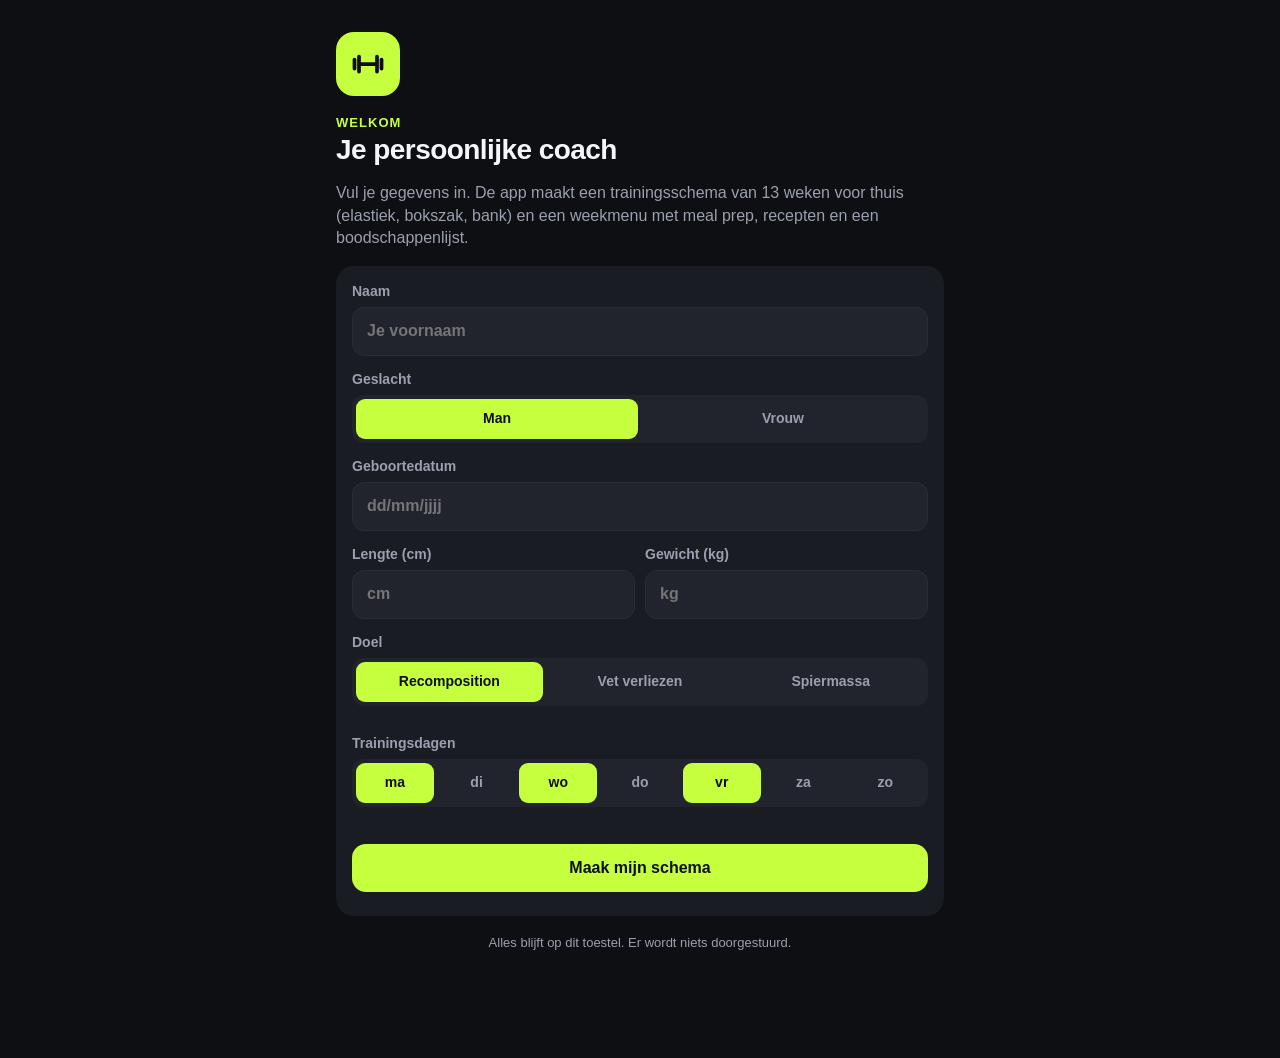
<file: index.html>
<!doctype html>
<html lang="nl-BE">
<head>
  <meta charset="utf-8">
  <meta name="viewport" content="width=device-width, initial-scale=1, viewport-fit=cover">
  <title>Sport</title>
  <meta name="description" content="Persoonlijk eetschema met meal prep, recepten en boodschappenlijst.">
  <meta name="theme-color" content="#0E0F13">
  <meta name="apple-mobile-web-app-capable" content="yes">
  <meta name="mobile-web-app-capable" content="yes">
  <meta name="apple-mobile-web-app-status-bar-style" content="black-translucent">
  <meta name="apple-mobile-web-app-title" content="Sport">
  <link rel="apple-touch-icon" href="icons/icon-180.png">
  <link rel="icon" href="icons/icon-192.png">
  <link rel="manifest" href="manifest.webmanifest">
  <link rel="stylesheet" href="css/app.css">
</head>
<body>
  <main id="main"></main>
  <nav id="tabs" hidden></nav>
  <script type="module" src="js/app.js"></script>
</body>
</html>
</file>
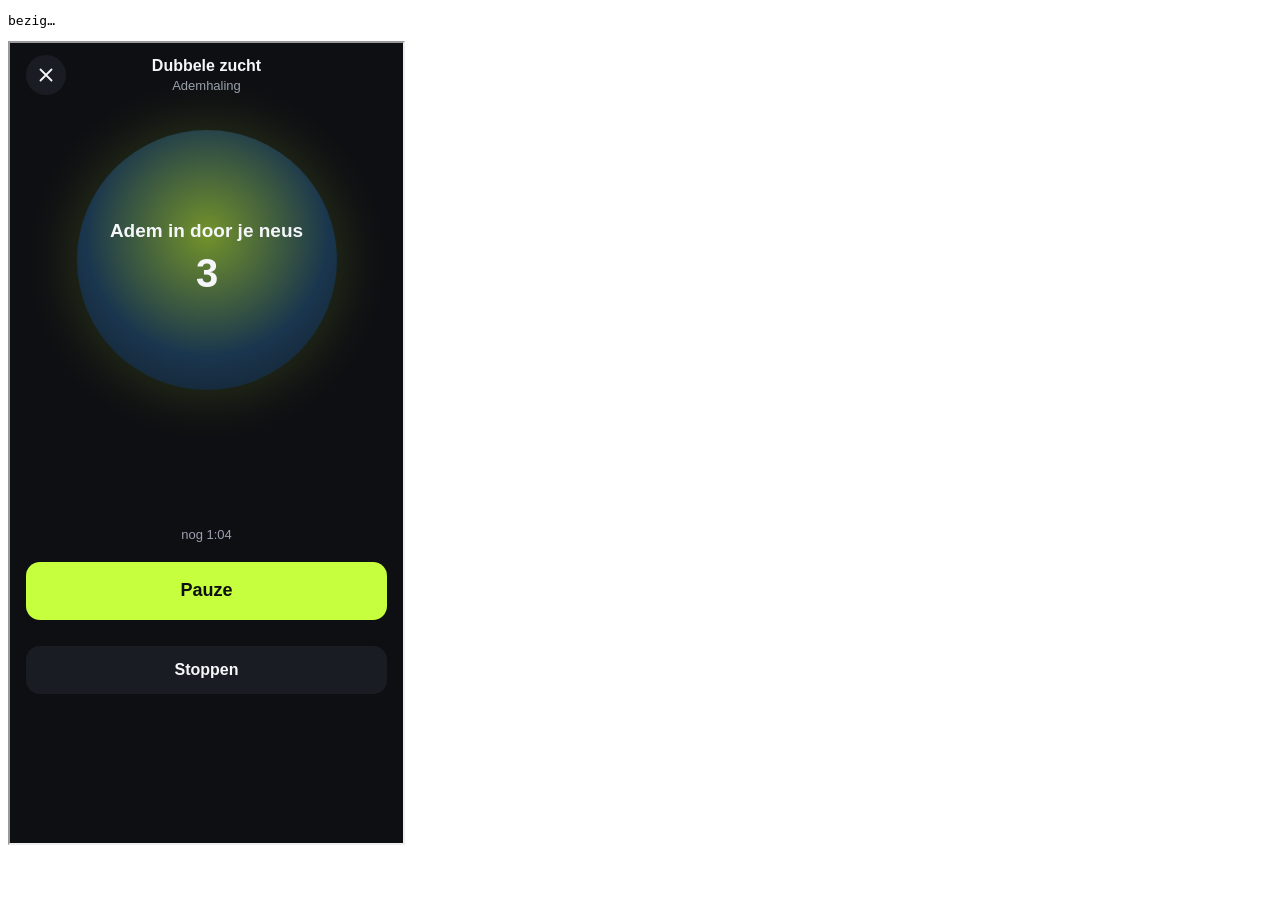
<file: tests/calm.html>
<!doctype html><meta charset="utf-8"><title>Rusttest</title>
<pre id="out">bezig…</pre>
<iframe id="f" style="width:393px;height:800px" src="../index.html?demo=1#/rust/zucht"></iframe>
<script>
// BUDGET=120000 bash run-tests.sh calm → dubbele zucht (1 min) afspelen met pauze, controleert fasen en einde.
const out = document.getElementById('out');
const f = document.getElementById('f');
const sleep = (ms) => new Promise((r) => setTimeout(r, ms));
f.onload = async () => {
  const doc = f.contentDocument;
  const btn = (t) => [...doc.querySelectorAll('button')].find((b) => b.textContent.trim() === t);
  const seen = new Set();
  try {
    await sleep(100);
    doc.querySelector('.quick button').click();   // 1 min
    btn('START').click();
    for (let i = 0; i < 400 && !doc.body.innerText.includes('Mooi zo'); i++) {
      await sleep(250);
      seen.add(doc.querySelector('.orb-text')?.textContent);
      if (i === 20) { btn('Pauze').click(); await sleep(3000); btn('Verder').click(); }
    }
    const done = doc.body.innerText.includes('Mooi zo') && doc.body.innerText.includes('1 min');
    out.textContent = (done && seen.size >= 4 ? 'CALM OK' : 'CALM MISLUKT') + ` · fasen: ${[...seen].join(' | ')}\n` + doc.body.innerText.slice(0, 200);
  } catch (e) { out.textContent = 'CALM MISLUKT: ' + e.message; }
};
</script>
</file>
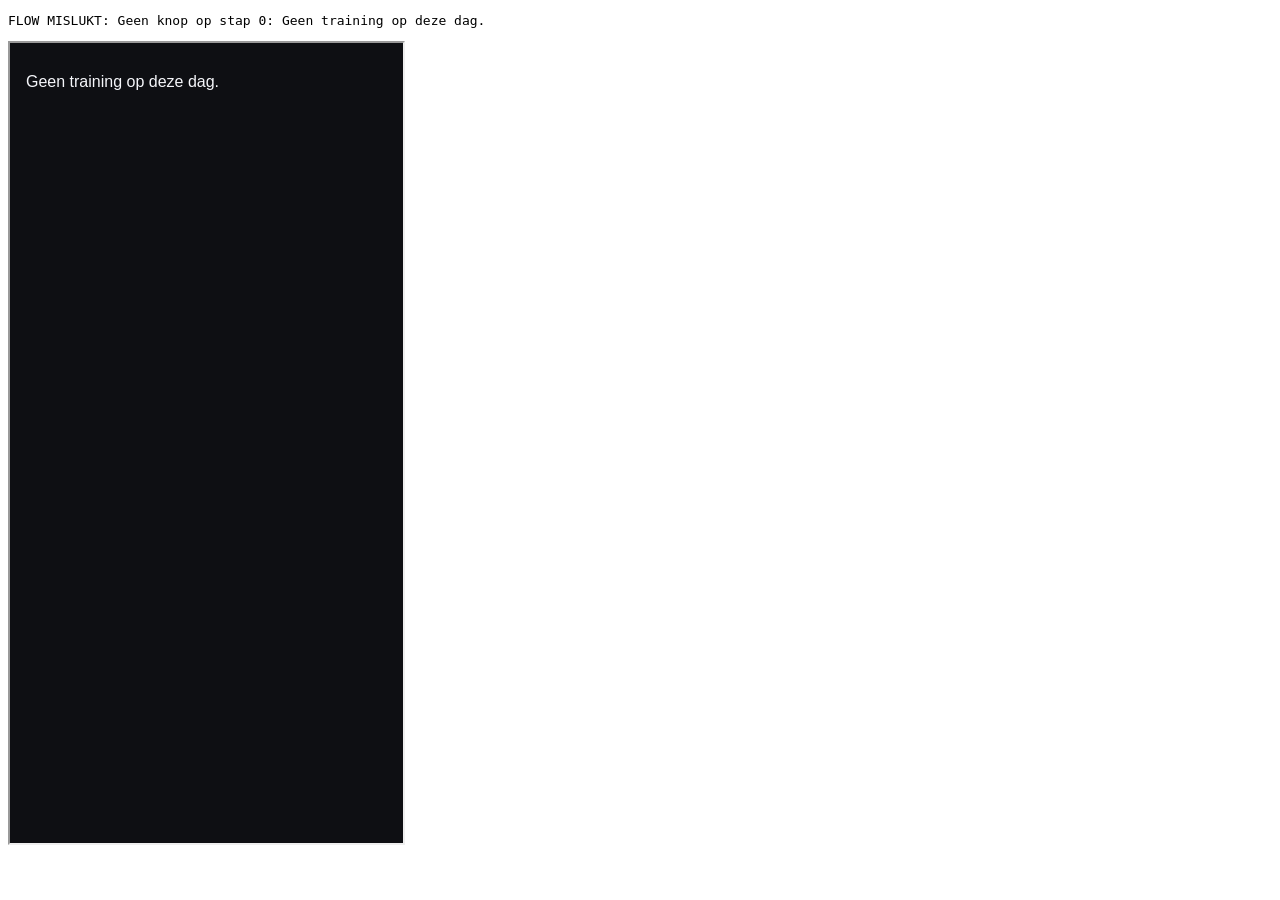
<file: tests/flow.html>
<!doctype html><meta charset="utf-8"><title>Doorlooptest</title>
<pre id="out">bezig…</pre>
<iframe id="f" style="width:393px;height:800px" src="../index.html?demo=1#/training/doe/2026-11-09"></iframe>
<script>
// Klikt een volledige training door in de uitvoermodus en controleert het resultaat.
const out = document.getElementById('out');
const f = document.getElementById('f');
const sleep = (ms) => new Promise((r) => setTimeout(r, ms));
f.onload = async () => {
  const doc = f.contentDocument;
  const log = [];
  try {
    for (let i = 0; i < 200; i++) {
      await sleep(30);
      const buttons = [...doc.querySelectorAll('button')];
      const by = (t) => buttons.find((b) => b.textContent.trim() === t);
      const save = by('OPSLAAN');
      if (save) { save.click(); break; }
      const b = by('SET KLAAR') || by('KLAAR') || by('Overslaan') || by('START') || by('Stop en bewaar rondes');
      if (!b) throw new Error('Geen knop op stap ' + i + ': ' + doc.body.innerText.slice(0, 200));
      log.push(b.textContent.trim());
      b.click();
    }
    await sleep(100);
    const text = doc.body.innerText;
    const okHash = f.contentWindow.location.hash.startsWith('#/training/klaar/');
    const sets = log.filter((x) => x === 'SET KLAAR').length;
    out.textContent = (okHash && text.includes('Opgeslagen') ? 'FLOW OK' : 'FLOW MISLUKT') +
      ` · ${sets} sets gelogd · ${log.length} klikken\n` + text.slice(0, 400);
  } catch (e) { out.textContent = 'FLOW MISLUKT: ' + e.message; }
};
</script>
</file>
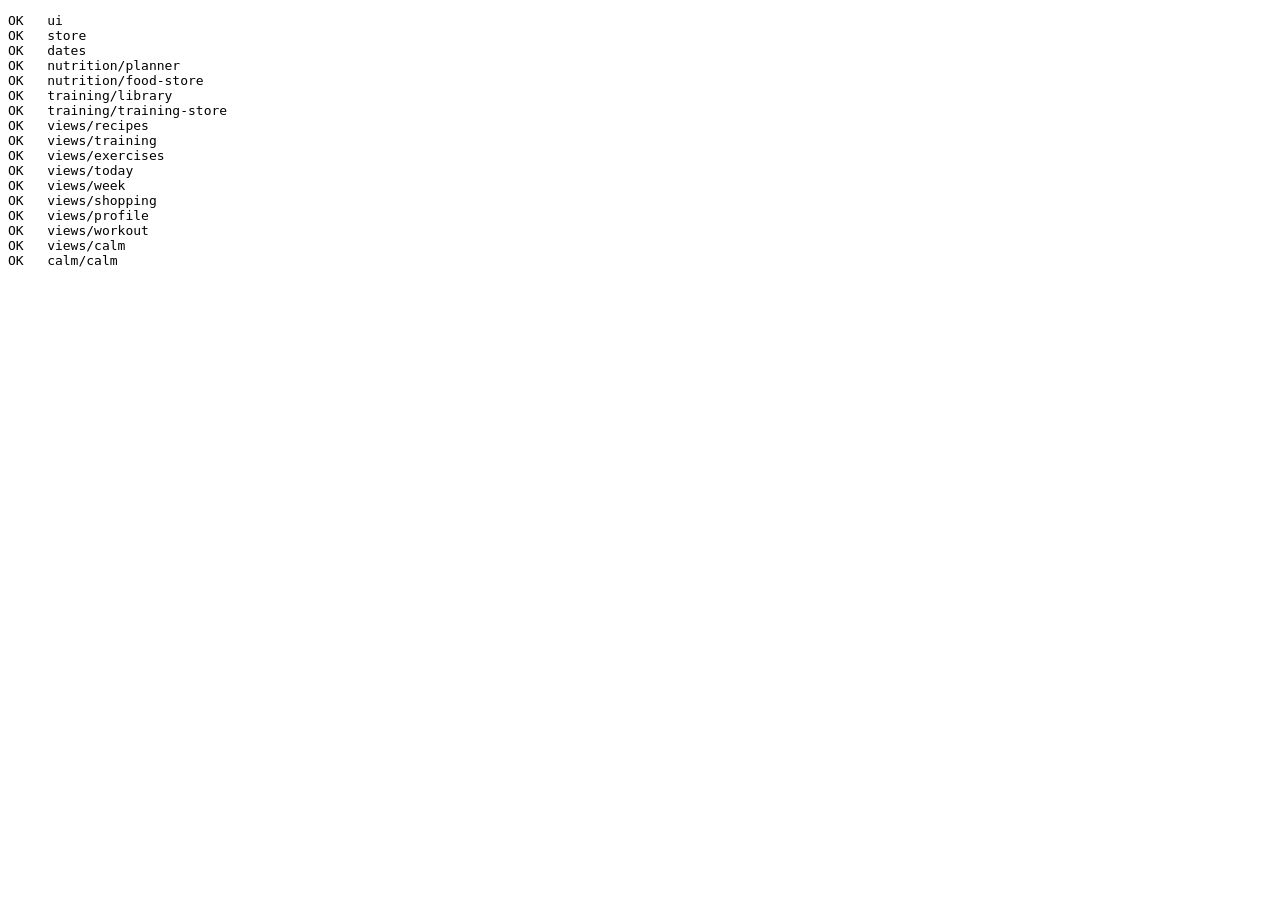
<file: tests/load.html>
<!doctype html><meta charset="utf-8"><title>Laadtest</title>
<pre id="out">bezig…</pre>
<script type="module">
// Laadt elke module apart en toont importfouten (handig na een refactor).
const files = ['ui', 'store', 'dates', 'nutrition/planner', 'nutrition/food-store', 'training/library', 'training/training-store',
  'views/recipes', 'views/training', 'views/exercises', 'views/today', 'views/week', 'views/shopping', 'views/profile', 'views/workout', 'views/calm', 'calm/calm'];
const out = [];
for (const f of files) {
  try { await import(`../js/${f}.js`); out.push(`OK   ${f}`); } catch (e) { out.push(`FAIL ${f}: ${e.message}`); }
}
document.getElementById('out').textContent = out.join('\n');
</script>
</file>
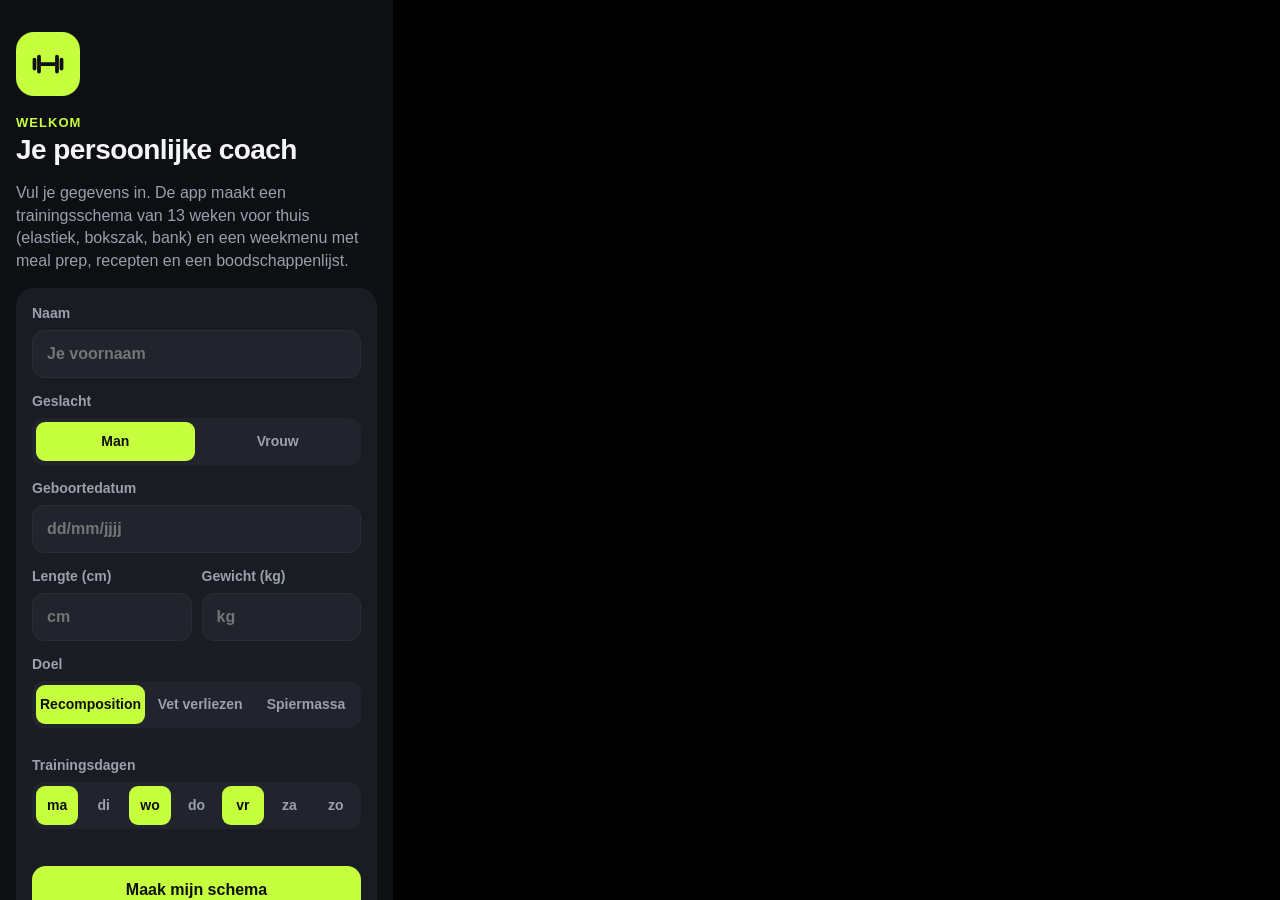
<file: tests/phone.html>
<!doctype html><meta charset="utf-8"><title>Telefoon</title>
<body style="margin:0;background:#000">
<!-- Toont de app op iPhone-breedte (393 px) voor schermafbeeldingen: tests/phone.html?demo=1#/week -->
<iframe id="f" style="width:393px;height:100vh;border:0;display:block"></iframe>
<script>document.getElementById('f').src = '../index.html' + location.search + location.hash;</script>
</body>
</file>
<file: css/app.css>
/* Sport – donker fitness-thema (zelfde kleuren als de desktopversie) */
:root {
  --bg: #0E0F13;
  --card: #1A1C23;
  --card-2: #21242D;
  --border: #2A2D36;
  --track: #2A2D36;
  --text: #F5F6FA;
  --muted: #9AA0AE;
  --accent: #C6FF3D;
  --accent-dark: #9BD10F;
  --on-accent: #0E0F13;
  --orange: #FF7A1A;
  --blue: #3DA9FF;
  --red: #FF4D5E;
  --radius: 18px;
  --tabbar: 64px;
  color-scheme: dark;
}

* { box-sizing: border-box; -webkit-tap-highlight-color: transparent; }

html, body {
  margin: 0;
  background: var(--bg);
  color: var(--text);
  font-family: -apple-system, BlinkMacSystemFont, "SF Pro Text", "Segoe UI", Roboto, Arial, sans-serif;
  font-size: 16px;
  line-height: 1.4;
  -webkit-text-size-adjust: 100%;
}

a { color: inherit; text-decoration: none; }
button { font: inherit; color: inherit; background: none; border: 0; padding: 0; cursor: pointer; }
input {
  font: inherit; color: var(--text); background: var(--card-2); border: 1px solid var(--border);
  border-radius: 12px; padding: 12px 14px; width: 100%; font-size: 16px; /* 16px: iOS zoomt niet in */
}
input:focus { outline: 2px solid var(--accent); outline-offset: -1px; }

main {
  max-width: 640px;
  margin: 0 auto;
  padding: calc(env(safe-area-inset-top) + 12px) 16px calc(var(--tabbar) + env(safe-area-inset-bottom) + 24px);
}

/* ---------- iconen ---------- */
.icon { width: 22px; height: 22px; fill: none; stroke: currentColor; stroke-width: 2; stroke-linecap: round; stroke-linejoin: round; flex: none; }
.icon.tiny { width: 15px; height: 15px; vertical-align: -2px; }
.icon.accent { color: var(--accent); }
.icon.muted { color: var(--muted); }

/* ---------- typografie ---------- */
h1 { font-size: 28px; line-height: 1.15; margin: 2px 0 0; font-weight: 800; letter-spacing: -0.02em; }
h2 { font-size: 17px; margin: 0 0 10px; font-weight: 700; }
h2.section { margin: 24px 4px 10px; font-size: 13px; text-transform: uppercase; letter-spacing: 0.08em; color: var(--muted); }
h3 { margin: 0; font-size: 18px; }
.eyebrow { color: var(--accent); font-size: 13px; font-weight: 700; text-transform: uppercase; letter-spacing: 0.08em; }
.muted { color: var(--muted); }
.small { font-size: 13px; }
.warn { color: var(--orange); }
.error { color: var(--red); font-size: 14px; min-height: 1px; }
.hint { color: var(--muted); font-size: 13px; text-align: center; margin: 18px 8px; }

/* ---------- pagina ---------- */
.page-head { display: flex; align-items: flex-end; justify-content: space-between; gap: 12px; margin: 8px 4px 16px; }
.head-nav { display: flex; gap: 6px; }
.icon-btn {
  width: 40px; height: 40px; border-radius: 50%; background: var(--card); display: inline-flex;
  align-items: center; justify-content: center; font-size: 20px; flex: none;
}
.icon-btn:active { background: var(--card-2); }
.small-btn { width: 34px; height: 34px; background: transparent; color: var(--muted); }
.small-btn .icon { width: 18px; height: 18px; }

.card { background: var(--card); border-radius: var(--radius); padding: 16px; margin-bottom: 12px; }
.card-head { display: flex; justify-content: space-between; align-items: center; margin-bottom: 6px; }
.card-head h2 { margin: 0; }
.row-title { display: flex; align-items: center; gap: 8px; margin-bottom: 4px; }

/* ---------- knoppen ---------- */
.btn {
  display: inline-flex; align-items: center; justify-content: center; gap: 8px; min-height: 48px;
  padding: 0 18px; border-radius: 14px; font-weight: 700;
}
.btn .icon { width: 20px; height: 20px; }
.btn.primary { background: var(--accent); color: var(--on-accent); }
.btn.primary:active { background: var(--accent-dark); }
.btn.ghost { background: var(--card); color: var(--text); }
.btn.danger { background: transparent; color: var(--red); border: 1px solid #4a2228; }
.btn.wide { width: 100%; margin: 8px 0; }
.btn-row { display: flex; gap: 10px; margin-bottom: 12px; }
.btn-row .btn { flex: 1; }

.pill { background: var(--card-2); color: var(--accent); font-size: 13px; font-weight: 700; padding: 3px 10px; border-radius: 99px; }
.tag { margin-left: 6px; font-size: 11px; font-weight: 700; text-transform: uppercase; letter-spacing: 0.05em;
  color: var(--accent); background: rgba(198, 255, 61, 0.12); padding: 2px 6px; border-radius: 6px; vertical-align: 1px; }

/* ---------- ring + balken ---------- */
.summary { display: flex; align-items: center; gap: 18px; }
.ring { position: relative; flex: none; }
.ring svg circle { transition: stroke-dashoffset 0.6s ease; }
.ring-center { position: absolute; inset: 0; display: flex; flex-direction: column; align-items: center; justify-content: center; }
.ring-value { font-size: 34px; font-weight: 800; letter-spacing: -0.03em; }
.ring-sub { font-size: 12px; color: var(--muted); }
.summary-side { flex: 1; min-width: 0; display: flex; flex-direction: column; gap: 10px; }
.big-note { font-size: 15px; }
.big-note b { font-size: 20px; }
.bar-head { display: flex; justify-content: space-between; font-size: 13px; margin-bottom: 4px; }
.bar-head b { color: var(--text); }
.bar-track { height: 8px; background: var(--track); border-radius: 99px; overflow: hidden; }
.bar-fill { height: 100%; border-radius: 99px; transition: width 0.5s ease; }

@media (max-width: 380px) {
  .summary { flex-direction: column; align-items: stretch; }
  .summary .ring { align-self: center; }
}

/* ---------- maaltijden ---------- */
.meal {
  display: flex; align-items: center; gap: 12px; background: var(--card); border-radius: var(--radius);
  padding: 12px 14px; margin-bottom: 8px;
}
.meal-body { flex: 1; min-width: 0; text-align: left; display: block; }
.meal-slot { font-size: 12px; color: var(--muted); text-transform: uppercase; letter-spacing: 0.06em; font-weight: 600; }
.meal-name { font-weight: 700; font-size: 16px; margin: 1px 0; }
.meal-meta { font-size: 13px; color: var(--muted); }
.meal.done .meal-name { color: var(--muted); }
.check {
  width: 32px; height: 32px; border-radius: 50%; border: 2px solid var(--border); flex: none;
  display: inline-flex; align-items: center; justify-content: center; color: transparent;
}
.check .icon { width: 18px; height: 18px; stroke-width: 3; }
.check.on, .shop-item.on .check { background: var(--accent); border-color: var(--accent); color: var(--on-accent); }

.prep-card .prep-group { margin-top: 10px; }
.prep-line { display: flex; align-items: center; gap: 10px; padding: 10px 0; border-top: 1px solid var(--border); font-weight: 600; }
.prep-line span:first-child { flex: 1; }

/* ---------- week ---------- */
.day.is-today { outline: 2px solid var(--accent); }
.day-head { display: flex; justify-content: space-between; align-items: baseline; margin-bottom: 6px; }
.day-head b { text-transform: capitalize; }
.day-line { display: grid; grid-template-columns: 70px 1fr auto; align-items: center; gap: 8px; padding: 4px 0;
  border-top: 1px solid var(--border); font-size: 14px; }
.day-line .slot { color: var(--muted); font-size: 12px; text-transform: uppercase; letter-spacing: 0.05em; }
.day-line .name { min-width: 0; }
.day-line.eaten .name { color: var(--muted); }

/* ---------- recepten ---------- */
.chips { display: flex; gap: 8px; flex-wrap: wrap; margin: 10px 0; }
.chips.scroll { flex-wrap: nowrap; overflow-x: auto; margin: 0 -16px 14px; padding: 0 16px; scrollbar-width: none; }
.chips.scroll::-webkit-scrollbar { display: none; }
.chip-btn { flex: none; padding: 8px 14px; border-radius: 99px; background: var(--card); font-weight: 600; font-size: 14px; }
.chip-btn.on { background: var(--accent); color: var(--on-accent); }
.chip { display: inline-flex; align-items: center; gap: 4px; padding: 5px 10px; border-radius: 99px; background: rgba(255,255,255,0.08); font-size: 13px; }
.chip.accent { background: rgba(198, 255, 61, 0.15); color: var(--accent); }

.grid { display: grid; grid-template-columns: 1fr; gap: 10px; }
@media (min-width: 560px) { .grid { grid-template-columns: 1fr 1fr; } }
.recipe-card { display: flex; gap: 12px; align-items: center; background: var(--card); border-radius: var(--radius); padding: 12px; }
.recipe-card.off { opacity: 0.5; }
.recipe-art { width: 52px; height: 52px; border-radius: 14px; display: flex; align-items: center; justify-content: center; flex: none; }
.recipe-art .icon { width: 26px; height: 26px; }
.t-ontbijt { background: linear-gradient(135deg, #3a2f12, #2a2414); color: #FFC94D; }
.t-hoofd { background: linear-gradient(135deg, #24330f, #1b2410); color: var(--accent); }
.t-snack { background: linear-gradient(135deg, #12283a, #121e2a); color: var(--blue); }
.recipe-name { font-weight: 700; }

.back { display: inline-flex; align-items: center; gap: 6px; color: var(--muted); margin: 4px 0 10px; font-weight: 600; }
.recipe-hero { border-radius: var(--radius); padding: 20px 18px 14px; margin-bottom: 10px; color: var(--text); }
.recipe-hero .eyebrow { color: inherit; opacity: 0.9; }
.recipe-hero.t-hoofd .eyebrow { color: var(--accent); }
.recipe-hero.t-ontbijt .eyebrow { color: #FFC94D; }
.recipe-hero.t-snack .eyebrow { color: var(--blue); }
.recipe-hero .chip { color: var(--text); }
.macro-tiles { display: grid; grid-template-columns: repeat(4, 1fr); gap: 8px; margin: 8px 0 12px; }
.tile { background: var(--card); border-radius: 14px; padding: 10px 4px; text-align: center; }
.card .tile { background: var(--card-2); }
.tile-value { font-size: 19px; font-weight: 800; letter-spacing: -0.02em; }
.tile-label { font-size: 12px; color: var(--muted); }
.stepper { display: flex; align-items: center; gap: 10px; }
.stepper .icon-btn { width: 34px; height: 34px; background: var(--card-2); }
.ingredients { list-style: none; margin: 0; padding: 0; }
.ingredients li { display: flex; gap: 12px; padding: 9px 0; border-top: 1px solid var(--border); }
.ingredients .qty { min-width: 92px; font-weight: 700; color: var(--accent); }
.steps { margin: 0; padding-left: 22px; }
.steps li { margin: 0 0 10px; padding-left: 4px; }
.steps li::marker { color: var(--accent); font-weight: 800; }
.tip { border-left: 4px solid var(--accent); }

/* ---------- boodschappen ---------- */
.progress-card { display: flex; flex-direction: column; gap: 8px; }
.shop-group h2 { margin-bottom: 4px; }
.shop-item { display: flex; align-items: center; gap: 8px; width: 100%; border-top: 1px solid var(--border); }
.shop-main { flex: 1; display: flex; align-items: center; gap: 12px; padding: 10px 0; text-align: left; min-width: 0; }
.shop-price { font-weight: 700; font-size: 14px; white-space: nowrap; padding: 6px 0 6px 8px; }
.shop-price.own { color: var(--accent); }
.shop-totals { margin: 12px 0 4px; }
.shop-totals .tile-value { font-size: 17px; }
.shop-item .check { width: 26px; height: 26px; }
.shop-item .check .icon { width: 15px; height: 15px; }
.shop-name { flex: 1; }
.shop-qty { display: block; color: var(--muted); font-size: 13px; }
.shop-item.on .shop-name { text-decoration: line-through; color: var(--muted); }

/* ---------- formulieren ---------- */
.form { display: flex; flex-direction: column; gap: 14px; }
.form label, .label { display: flex; flex-direction: column; gap: 6px; font-size: 14px; color: var(--muted); font-weight: 600; }
.card .label + .label { margin-top: 14px; }
.two { display: grid; grid-template-columns: 1fr 1fr; gap: 10px; }
.segmented { display: flex; background: var(--card-2); border-radius: 12px; padding: 4px; gap: 4px; }
.segmented button { flex: 1; padding: 10px 4px; border-radius: 9px; font-weight: 700; color: var(--muted); font-size: 14px; }
.segmented button.on { background: var(--accent); color: var(--on-accent); }
.options { display: flex; flex-direction: column; gap: 8px; }
.option { text-align: left; background: var(--card-2); border: 2px solid transparent; border-radius: 14px; padding: 12px 14px; }
.option.on { border-color: var(--accent); }
.option b { color: var(--text); }
.facts { display: flex; flex-direction: column; }
.fact { display: flex; justify-content: space-between; gap: 12px; padding: 9px 0; border-top: 1px solid var(--border); font-size: 14px; }
.fact b { text-align: right; }
.quick { display: flex; flex-wrap: wrap; gap: 6px; }
.pill-btn { background: var(--card-2); padding: 7px 12px; border-radius: 99px; font-size: 13px; font-weight: 600; }

.welcome { text-align: left; padding-top: 20px; }
.welcome .logo { width: 64px; height: 64px; border-radius: 18px; background: var(--accent); color: var(--on-accent);
  display: flex; align-items: center; justify-content: center; margin-bottom: 18px; }
.welcome .logo .icon { width: 36px; height: 36px; stroke-width: 2.5; }
.welcome h1 { margin-bottom: 8px; }

/* ---------- tabbalk ---------- */
#tabs {
  position: fixed; left: 0; right: 0; bottom: 0; z-index: 10;
  display: flex; justify-content: space-around;
  background: rgba(14, 15, 19, 0.92); backdrop-filter: blur(16px); -webkit-backdrop-filter: blur(16px);
  border-top: 1px solid var(--border);
  padding: 6px 4px calc(env(safe-area-inset-bottom) + 6px);
}
#tabs[hidden] { display: none; }
#tabs a { flex: 1; display: flex; flex-direction: column; align-items: center; gap: 3px; font-size: 11px; font-weight: 600; color: var(--muted); padding: 4px 0; }
#tabs a.on { color: var(--accent); }

/* ---------- onderblad + toast ---------- */
.sheet-wrap { position: fixed; inset: 0; z-index: 20; background: rgba(0,0,0,0); transition: background 0.25s; display: flex; align-items: flex-end; justify-content: center; }
.sheet-wrap.open { background: rgba(0,0,0,0.55); }
.sheet {
  width: 100%; max-width: 640px; max-height: 88vh; overflow-y: auto; background: var(--card);
  border-radius: 22px 22px 0 0; padding: 8px 16px calc(env(safe-area-inset-bottom) + 20px);
  transform: translateY(100%); transition: transform 0.25s ease;
}
.sheet-wrap.open .sheet { transform: none; }
.sheet-grip { width: 40px; height: 5px; border-radius: 99px; background: var(--border); margin: 0 auto 10px; }
.sheet-head { display: flex; justify-content: space-between; align-items: center; margin-bottom: 14px; }
.sheet .icon-btn { background: var(--card-2); }

.toast {
  position: fixed; left: 50%; bottom: calc(var(--tabbar) + env(safe-area-inset-bottom) + 16px); z-index: 30;
  transform: translate(-50%, 20px); opacity: 0; transition: all 0.25s;
  background: var(--text); color: var(--bg); font-weight: 700; padding: 10px 18px; border-radius: 99px; font-size: 14px;
  max-width: calc(100vw - 32px);
}
.toast.show { opacity: 1; transform: translate(-50%, 0); }

/* ---------- tabjes bovenaan ---------- */
.top-seg { margin: 4px 0 6px; }
.segmented a { flex: 1; text-align: center; padding: 10px 4px; border-radius: 9px; font-weight: 700; color: var(--muted); font-size: 14px; }
.segmented a.on { background: var(--accent); color: var(--on-accent); }
h2.section.first { margin-top: 4px; }
.pill-btn.on { background: var(--accent); color: var(--on-accent); }

/* ---------- training ---------- */
.week-strip { display: flex; justify-content: space-between; padding: 12px 10px; }
.ws-day { display: flex; flex-direction: column; align-items: center; gap: 6px; flex: 1; color: var(--muted); font-size: 12px; font-weight: 600; text-transform: uppercase; }
.ws-dot { width: 34px; height: 34px; border-radius: 50%; display: flex; align-items: center; justify-content: center;
  font-size: 14px; color: var(--muted); text-transform: none; }
.ws-dot .icon { width: 18px; height: 18px; stroke-width: 3; }
.ws-day.st-planned .ws-dot { border: 2px solid var(--accent); color: var(--text); }
.ws-day.st-done .ws-dot, .ws-day.st-partial .ws-dot, .ws-day.st-substituted .ws-dot { background: var(--accent); color: var(--on-accent); }
.ws-day.st-missed .ws-dot { border: 2px solid var(--red); color: var(--red); }
.ws-day.st-skipped .ws-dot { border: 2px dashed var(--orange); color: var(--orange); }
.ws-day.today .ws-name { color: var(--accent); }
.stats-row { display: grid; grid-template-columns: repeat(3, 1fr); gap: 8px; margin-bottom: 12px; }

.training-card.is-today { outline: 2px solid var(--accent); }
.tc-head { display: flex; justify-content: space-between; align-items: flex-start; gap: 10px; }
.tc-title { font-size: 20px; font-weight: 800; margin: 2px 0; }
.training-card .btn { margin-bottom: 0; margin-top: 12px; }
.status { font-size: 12px; font-weight: 700; padding: 4px 10px; border-radius: 99px; background: var(--card-2); color: var(--muted); white-space: nowrap; }
.status.ok { background: rgba(198, 255, 61, 0.15); color: var(--accent); }
.status.warn { background: rgba(255, 122, 26, 0.15); color: var(--orange); }
.status.bad { background: rgba(255, 77, 94, 0.15); color: var(--red); }
.done-card { display: flex; gap: 12px; align-items: center; }
.done-card .icon { width: 28px; height: 28px; }

.list-card { padding: 4px 16px; }
.ex-row { display: flex; align-items: center; gap: 12px; padding: 12px 0; border-top: 1px solid var(--border); }
.ex-row:first-child { border-top: 0; }
.ex-row.off { opacity: 0.45; }
.ex-main { flex: 1; min-width: 0; }
.ex-name { font-weight: 700; }
.lvl { width: 28px; height: 28px; border-radius: 50%; background: var(--card-2); color: var(--muted); font-size: 13px; font-weight: 800;
  display: flex; align-items: center; justify-content: center; flex: none; }
.lvl.on { background: var(--accent); color: var(--on-accent); }
.bullets { margin: 0; padding-left: 20px; }
.bullets li { margin-bottom: 6px; }
.warn-card { border-left: 4px solid var(--orange); }

/* ---------- uitvoermodus ---------- */
.workout { display: flex; flex-direction: column; gap: 10px; }
.wo-top { display: grid; grid-template-columns: 40px 1fr 40px; align-items: center; gap: 8px; }
.wo-title { display: flex; flex-direction: column; align-items: center; }
.wo-block { text-align: center; margin-top: 14px; }
.wo-name { display: flex; justify-content: center; align-items: center; gap: 4px; font-size: 26px; font-weight: 800; text-align: center; line-height: 1.2; }
.wo-target { text-align: center; color: var(--muted); font-size: 15px; }
.wo-band { align-self: center; }
.center { text-align: center; }
.center-box { display: flex; flex-direction: column; align-items: center; margin: 10px 0; }
.wo-stepper { display: flex; align-items: center; justify-content: center; gap: 24px; margin-top: 18px; }
.wo-value { font-size: 84px; font-weight: 800; letter-spacing: -0.04em; min-width: 120px; text-align: center; line-height: 1; }
.round-btn { width: 64px; height: 64px; border-radius: 50%; background: var(--card); font-size: 32px; font-weight: 700; }
.round-btn:active { background: var(--card-2); }
.prev { color: var(--accent); margin-top: 4px; }
.big-btn { min-height: 58px; font-size: 18px; margin-top: 14px; }
.wo-simple { margin: 30px 0 10px; font-size: 16px; }
.timed { display: flex; flex-direction: column; align-items: center; gap: 8px; margin-top: 10px; }
.timed-clock { display: flex; flex-direction: column; align-items: center; }
.timed .ring-value { font-size: 56px; }
.next-up { display: flex; flex-direction: column; gap: 2px; }
.rpe { display: grid; grid-template-columns: repeat(5, 1fr); gap: 6px; }
.rpe button { background: var(--card-2); border-radius: 10px; padding: 12px 0; font-weight: 800; }
.rpe button.on { background: var(--accent); color: var(--on-accent); }
.done-hero .logo { width: 72px; height: 72px; border-radius: 50%; background: var(--accent); color: var(--on-accent);
  display: flex; align-items: center; justify-content: center; margin: 20px 0 10px; }
.done-hero .logo .icon { width: 40px; height: 40px; stroke-width: 3; }

/* ---------- rust ---------- */
.calm .wo-title b { text-align: center; }
.orb-wrap { position: relative; width: 260px; height: 260px; margin: 24px auto 8px; display: flex; align-items: center; justify-content: center; }
.orb { position: absolute; inset: 0; border-radius: 50%; transform: scale(0.55);
  background: radial-gradient(circle at 50% 40%, rgba(198, 255, 61, 0.55), rgba(61, 169, 255, 0.25) 60%, rgba(61, 169, 255, 0.08));
  box-shadow: 0 0 60px rgba(198, 255, 61, 0.18); }
.orb-label { position: relative; text-align: center; padding: 0 30px; }
.orb-text { font-size: 19px; font-weight: 700; }
.orb-count { font-size: 40px; font-weight: 800; letter-spacing: -0.03em; min-height: 48px; }
.calm-step { font-size: 20px; line-height: 1.45; text-align: center; margin: 12px 8px; min-height: 84px; }
.calm-row { display: flex; align-items: center; justify-content: space-between; gap: 10px; }
.lvl .icon.tiny { color: var(--accent); }
[hidden] { display: none !important; }
</file>
